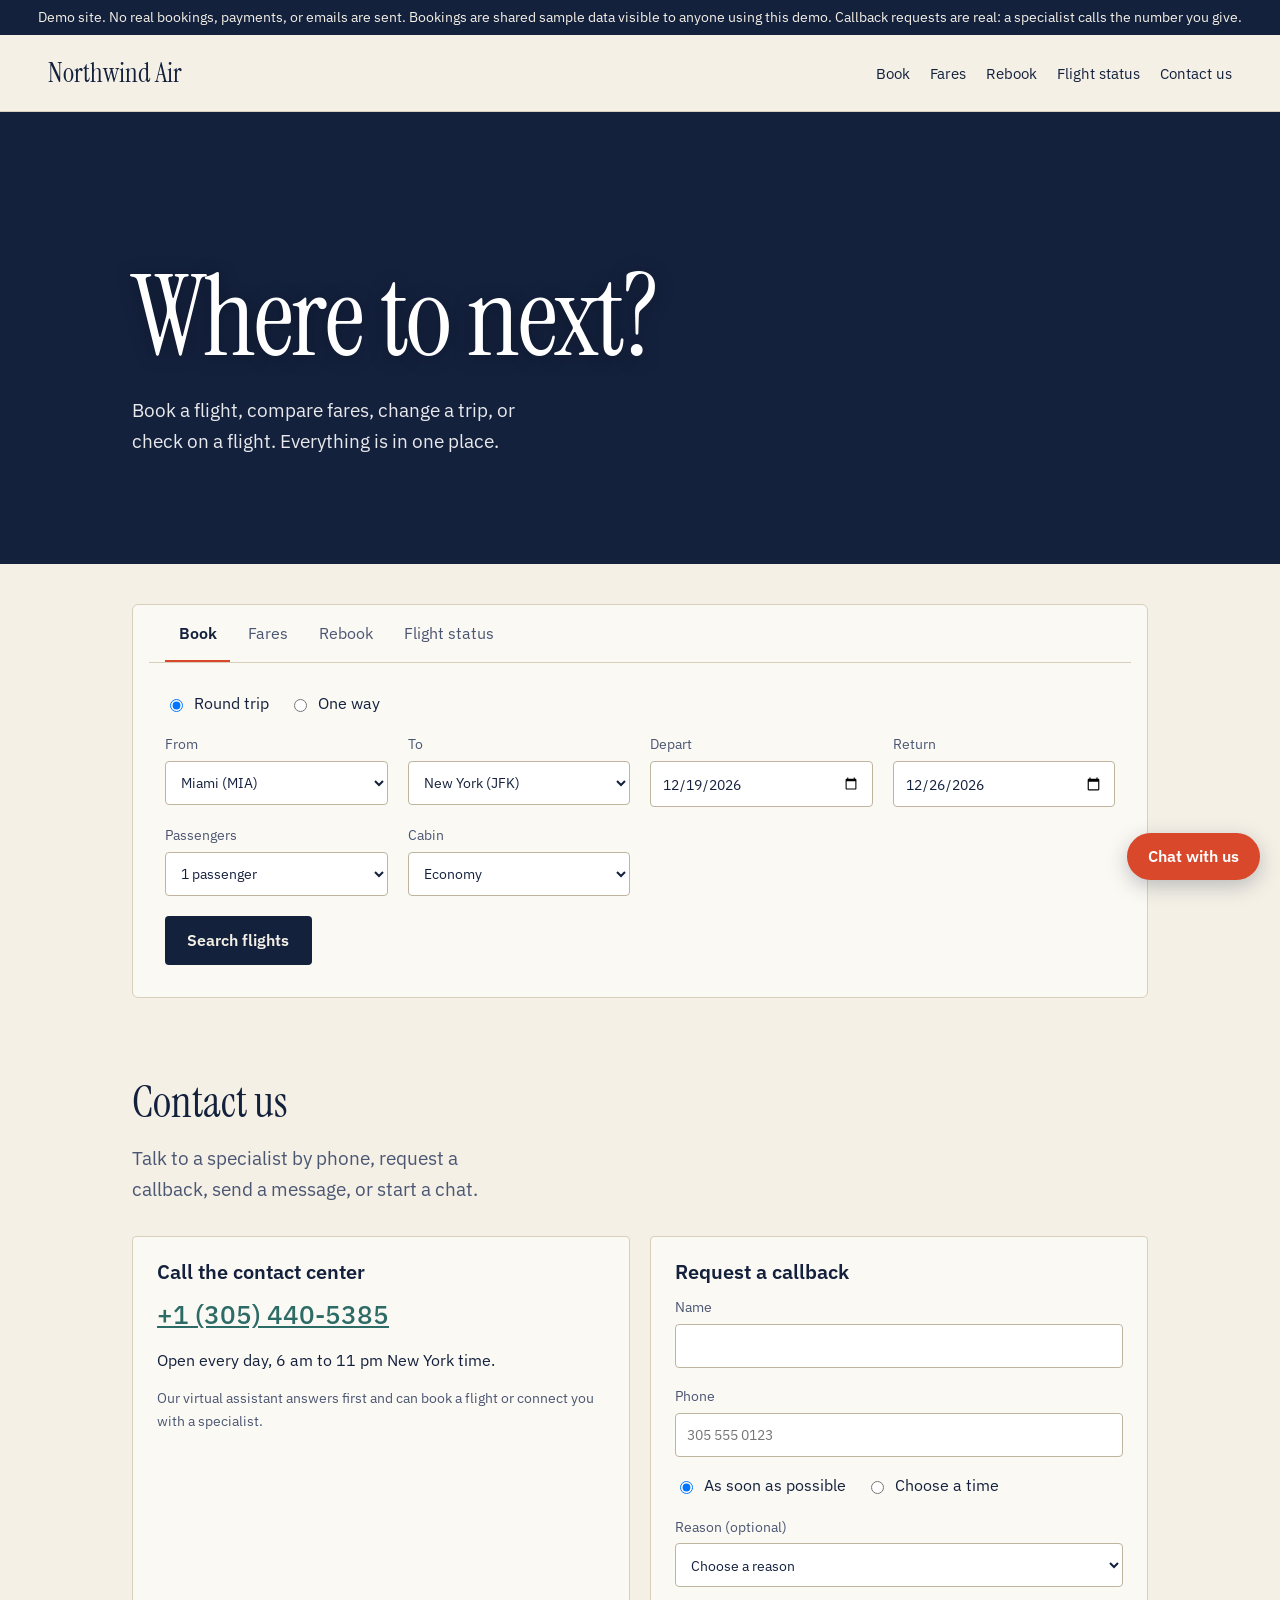
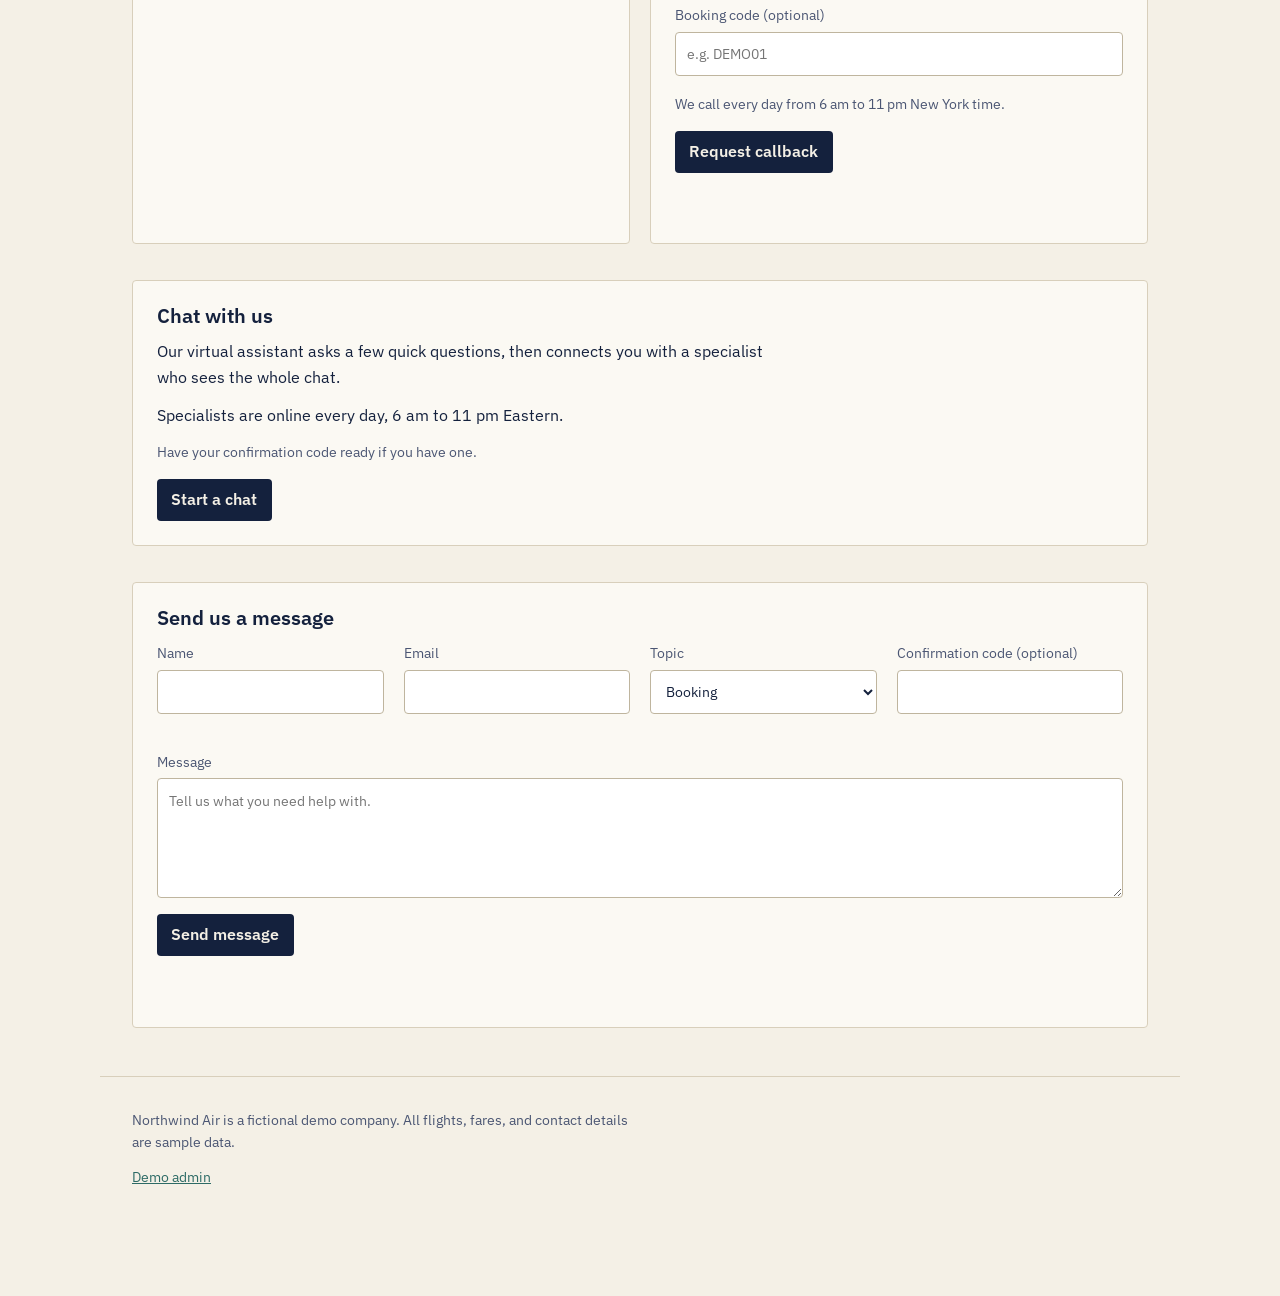
<file: index.html>
<!doctype html>
<html lang="en">
<head>
  <meta charset="utf-8">
  <meta name="viewport" content="width=device-width, initial-scale=1">
  <title>Northwind Air | Demo</title>
  <meta name="description" content="Northwind Air demo: book flights, compare fares, change a booking, check flight status, and contact our team.">
  <link rel="preconnect" href="https://fonts.googleapis.com">
  <link rel="preconnect" href="https://fonts.gstatic.com" crossorigin>
  <link href="https://fonts.googleapis.com/css2?family=Instrument+Serif&family=IBM+Plex+Sans:wght@400;500;600&family=IBM+Plex+Mono:wght@500&display=swap" rel="stylesheet">
  <link rel="stylesheet" href="styles.css">
</head>
<body>
  <a class="skip" href="#main">Skip to content</a>

  <div class="demo-bar">Demo site. No real bookings, payments, or emails are sent. Bookings are shared sample data visible to anyone using this demo. Callback requests are real: a specialist calls the number you give.</div>

  <header class="site-header">
    <a class="brand" href="#top">Northwind Air</a>
    <nav aria-label="Main">
      <a href="#tools" data-goto="book">Book</a>
      <a href="#tools" data-goto="fares">Fares</a>
      <a href="#tools" data-goto="rebook">Rebook</a>
      <a href="#tools" data-goto="status">Flight status</a>
      <a href="#help">Contact us</a>
    </nav>
  </header>

  <main id="main">
    <section class="hero hero--photo" id="top">
      <div class="hero-slides" aria-hidden="true">
        <span class="slide-airplane"></span>
        <span class="slide-cabin"></span>
        <span class="slide-desk"></span>
      </div>
      <h1>Where to next?</h1>
      <p class="lede">Book a flight, compare fares, change a trip, or check on a flight. Everything is in one place.</p>
    </section>

    <section class="tools" id="tools" aria-label="Travel tools">
      <div class="tabs" role="tablist" aria-label="Choose a task">
        <button type="button" role="tab" id="tab-book" aria-controls="panel-book" aria-selected="true" data-tab="book">Book</button>
        <button type="button" role="tab" id="tab-fares" aria-controls="panel-fares" aria-selected="false" tabindex="-1" data-tab="fares">Fares</button>
        <button type="button" role="tab" id="tab-rebook" aria-controls="panel-rebook" aria-selected="false" tabindex="-1" data-tab="rebook">Rebook</button>
        <button type="button" role="tab" id="tab-status" aria-controls="panel-status" aria-selected="false" tabindex="-1" data-tab="status">Flight status</button>
      </div>

      <!-- Book -->
      <form id="panel-book" class="panel" role="tabpanel" aria-labelledby="tab-book">
        <fieldset class="trip-type">
          <legend class="sr">Trip type</legend>
          <label><input type="radio" name="trip" value="round" checked> Round trip</label>
          <label><input type="radio" name="trip" value="oneway"> One way</label>
        </fieldset>
        <div class="grid">
          <label>From <select name="from" data-airports required></select></label>
          <label>To <select name="to" data-airports required></select></label>
          <label>Depart <input type="date" name="depart" required></label>
          <label>Return <input type="date" name="return"></label>
          <label>Passengers
            <select name="pax">
              <option value="1">1 passenger</option>
              <option value="2">2 passengers</option>
              <option value="3">3 passengers</option>
              <option value="4">4 passengers</option>
              <option value="5">5 passengers</option>
              <option value="6">6 passengers</option>
            </select>
          </label>
          <label>Cabin
            <select name="cabin">
              <option value="Economy">Economy</option>
              <option value="Premium">Premium Economy</option>
              <option value="Business">Business</option>
            </select>
          </label>
        </div>
        <div class="actions"><button class="primary" type="submit">Search flights</button></div>
      </form>

      <!-- Fares -->
      <form id="panel-fares" class="panel" role="tabpanel" aria-labelledby="tab-fares" hidden>
        <div class="grid">
          <label>From <select name="from" data-airports required></select></label>
          <label>To <select name="to" data-airports required></select></label>
          <label>Date <input type="date" name="date" required></label>
        </div>
        <div class="actions"><button class="primary" type="submit">Show fares</button></div>
      </form>

      <!-- Rebook -->
      <form id="panel-rebook" class="panel" role="tabpanel" aria-labelledby="tab-rebook" hidden>
        <div class="grid">
          <label>Confirmation code <input name="pnr" required maxlength="6" pattern="[A-Za-z0-9]{6}" autocomplete="off" placeholder="e.g. DEMO01"></label>
          <label>Last name <input name="last" required autocomplete="family-name" placeholder="e.g. Rivera"></label>
        </div>
        <div class="actions"><button class="primary" type="submit">Find booking</button></div>
        <p class="hint">Try the demo booking: code <strong>DEMO01</strong>, last name <strong>Rivera</strong>.</p>
      </form>

      <!-- Status -->
      <form id="panel-status" class="panel" role="tabpanel" aria-labelledby="tab-status" hidden>
        <div class="grid">
          <label>Flight number <input name="number" required placeholder="NW 123" autocomplete="off"></label>
          <label>Date <input type="date" name="date" required></label>
        </div>
        <div class="actions"><button class="primary" type="submit">Check status</button></div>
      </form>
    </section>

    <section id="results" class="results" aria-live="polite" aria-label="Results"></section>

    <section class="help" id="help" aria-labelledby="help-title">
      <h2 id="help-title">Contact us</h2>
      <p class="lede">Talk to a specialist by phone, request a callback, send a message, or start a chat.</p>

      <div class="help-grid">
        <article class="card">
          <h3>Call the contact center</h3>
          <p class="big"><a href="tel:+13054405385">+1 (305) 440-5385</a></p>
          <p>Open every day, 6 am to 11 pm New York time.</p>
          <p class="hint">Our virtual assistant answers first and can book a flight or connect you with a specialist.</p>
        </article>

        <article class="card">
          <h3>Request a callback</h3>
          <form id="callback-form" class="form-stack">
            <label>Name <input name="name" required autocomplete="name"></label>
            <label>Phone <input name="phone" type="tel" required autocomplete="tel" placeholder="305 555 0123"></label>
            <fieldset class="trip-type">
              <legend class="sr">When should we call?</legend>
              <label><input type="radio" name="when" value="asap" checked> As soon as possible</label>
              <label><input type="radio" name="when" value="later"> Choose a time</label>
            </fieldset>
            <div class="grid callback-time" hidden>
              <label>Day <select name="day"></select></label>
              <label>Time (New York) <select name="time"></select></label>
            </div>
            <label>Reason (optional)
              <select name="reason">
                <option value="">Choose a reason</option>
                <option value="new_booking">New booking</option>
                <option value="change_trip">Change a trip</option>
                <option value="flight_status">Flight status</option>
                <option value="other">Something else</option>
              </select>
            </label>
            <label>Booking code (optional) <input name="booking_code" maxlength="6" pattern="[A-Za-z0-9]{6}" autocomplete="off" placeholder="e.g. DEMO01"></label>
            <p class="hint">We call every day from 6 am to 11 pm New York time.</p>
            <div class="actions"><button class="primary small" type="submit">Request callback</button></div>
            <p id="callback-status" class="status" role="status"></p>
          </form>
        </article>

        <article class="card card-wide">
          <h3>Chat with us</h3>
          <p>Our virtual assistant asks a few quick questions, then connects you with a specialist who sees the whole chat.</p>
          <p>Specialists are online every day, 6 am to 11 pm Eastern.</p>
          <p class="hint">Have your confirmation code ready if you have one.</p>
          <div class="actions"><button class="primary small" type="button" data-chat-open>Start a chat</button></div>
        </article>

        <article class="card card-wide">
          <h3>Send us a message</h3>
          <form id="email-form" class="form-stack">
            <div class="grid">
              <label>Name <input name="name" required autocomplete="name"></label>
              <label>Email <input name="email" type="email" required autocomplete="email"></label>
              <label>Topic
                <select name="topic">
                  <option>Booking</option>
                  <option>Fares</option>
                  <option>Changing a booking</option>
                  <option>Flight status</option>
                  <option>Refund</option>
                  <option>Other</option>
                </select>
              </label>
              <label>Confirmation code (optional) <input name="pnr" maxlength="6" autocomplete="off"></label>
            </div>
            <label>Message <textarea name="message" required minlength="10" placeholder="Tell us what you need help with."></textarea></label>
            <div class="actions"><button class="primary small" type="submit">Send message</button></div>
            <p id="email-status" class="status" role="status"></p>
          </form>
        </article>
      </div>
    </section>
  </main>

  <footer class="site-footer">
    <p>Northwind Air is a fictional demo company. All flights, fares, and contact details are sample data.</p>
    <p><a href="admin.html">Demo admin</a></p>
  </footer>

  <button type="button" id="chat-toggle" class="chat-launch">Chat with us</button>


  <script src="data.js"></script>
  <script src="app.js"></script>
</body>
</html>
</file>
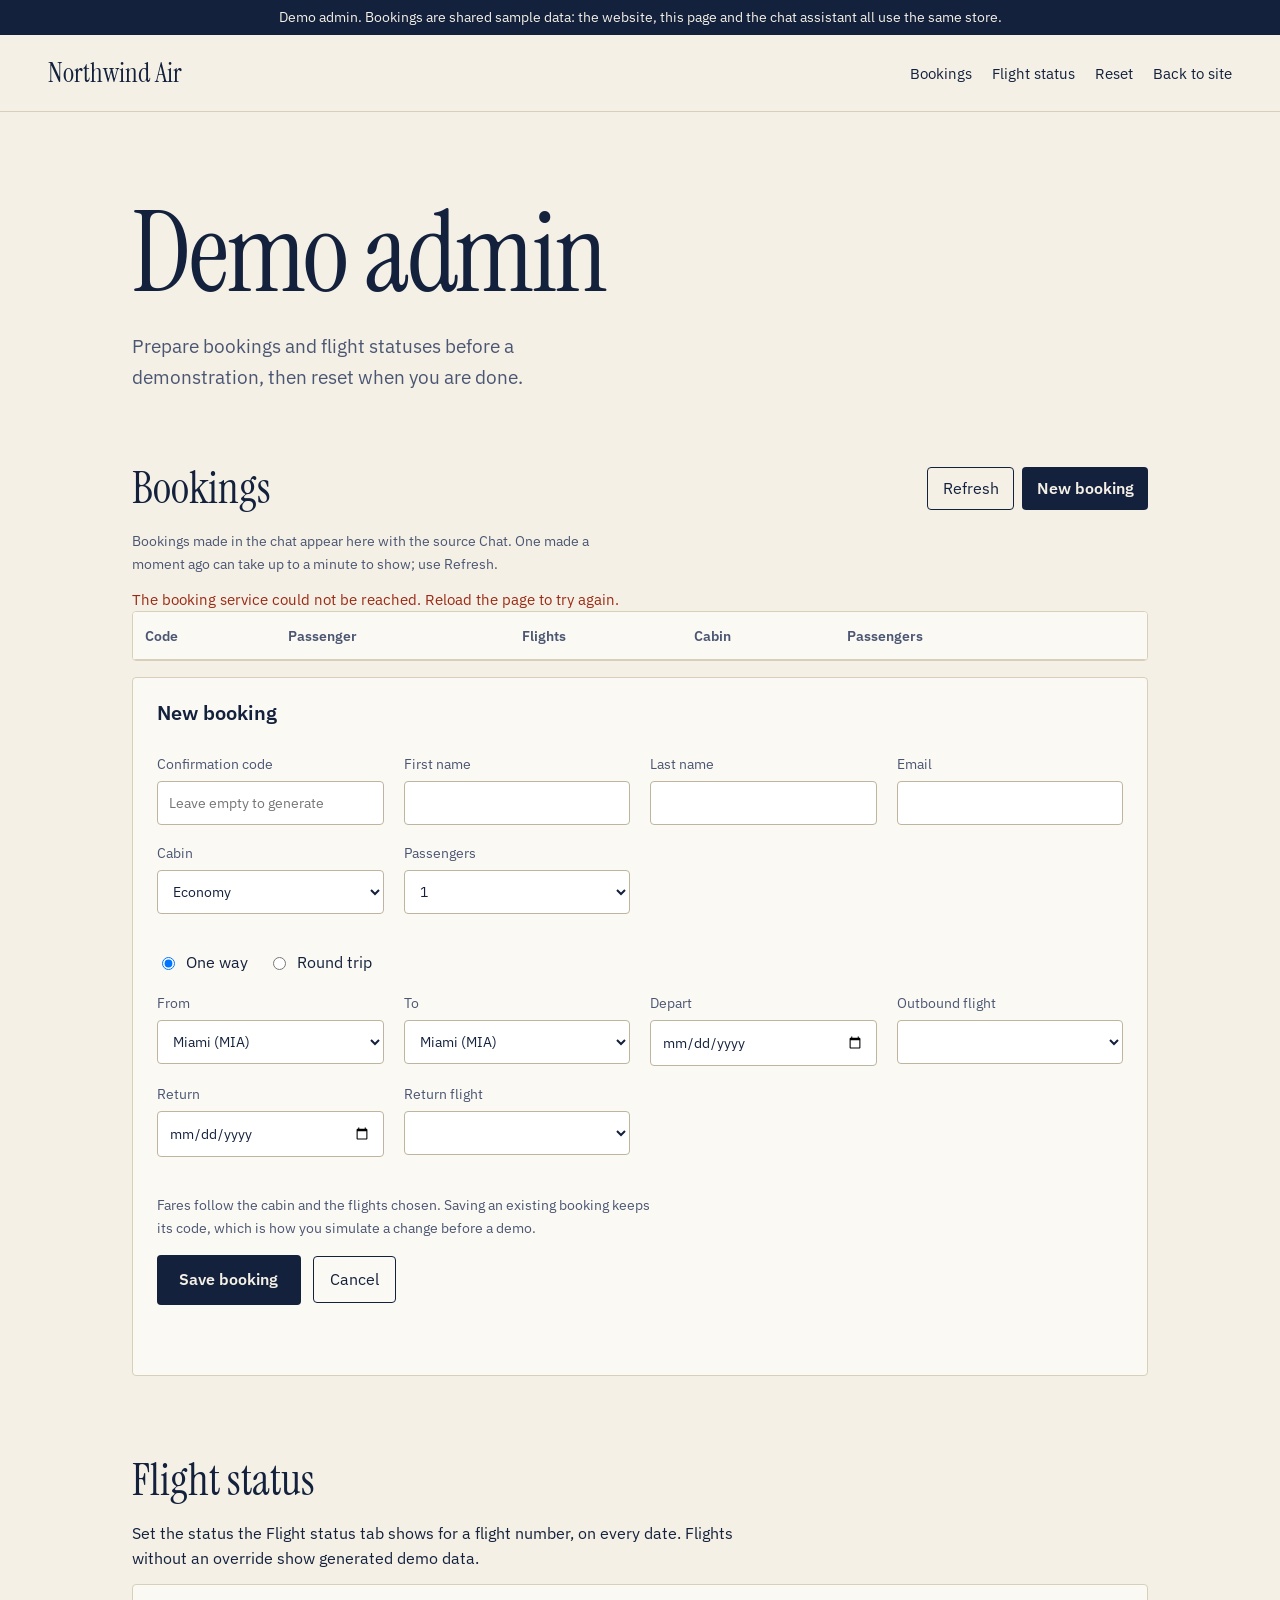
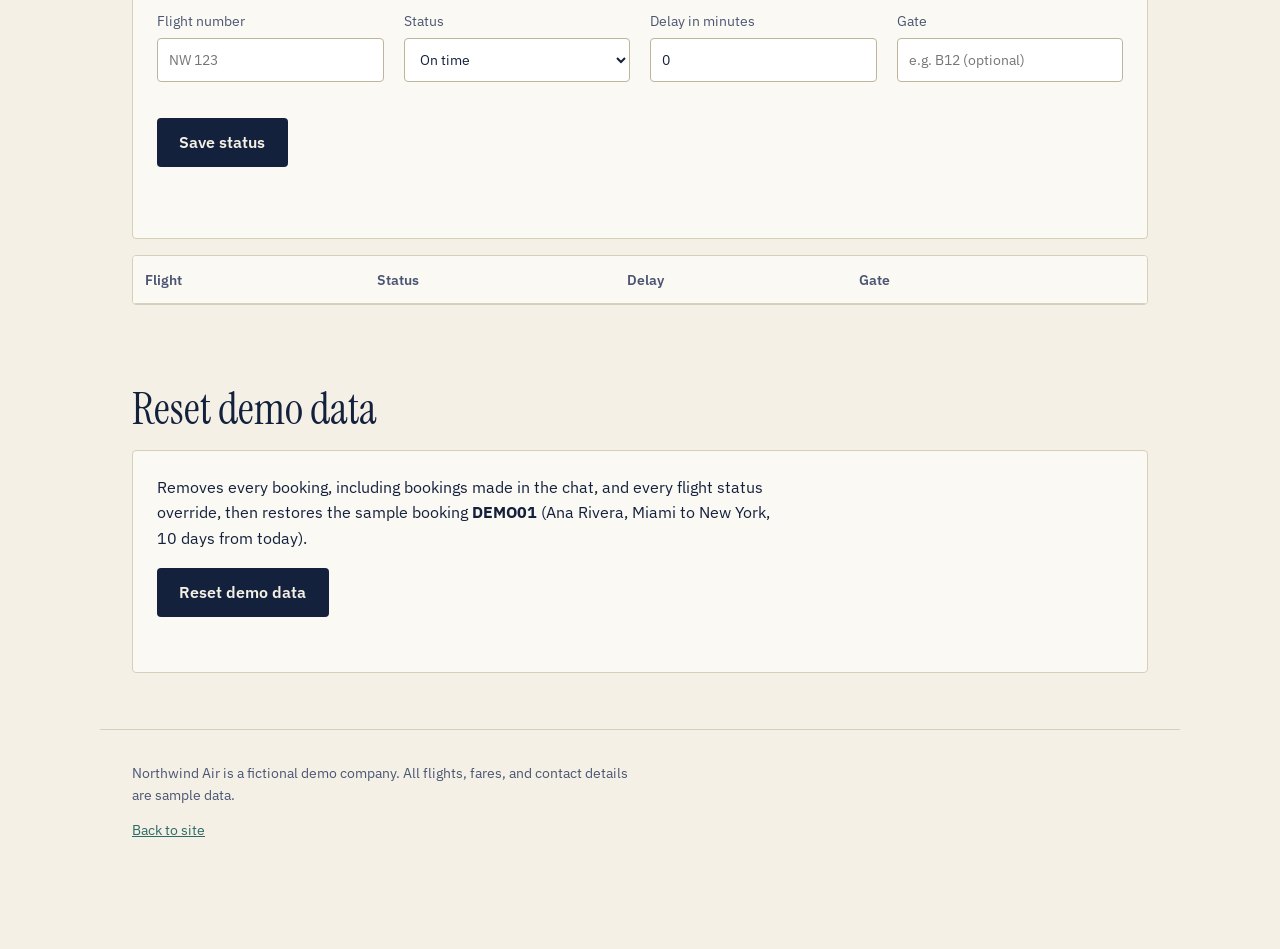
<file: admin.html>
<!doctype html>
<html lang="en">
<head>
  <meta charset="utf-8">
  <meta name="viewport" content="width=device-width, initial-scale=1">
  <title>Northwind Air | Demo admin</title>
  <meta name="robots" content="noindex">
  <link rel="preconnect" href="https://fonts.googleapis.com">
  <link rel="preconnect" href="https://fonts.gstatic.com" crossorigin>
  <link href="https://fonts.googleapis.com/css2?family=Instrument+Serif&family=IBM+Plex+Sans:wght@400;500;600&family=IBM+Plex+Mono:wght@500&display=swap" rel="stylesheet">
  <link rel="stylesheet" href="styles.css">
</head>
<body>
  <a class="skip" href="#main">Skip to content</a>

  <div class="demo-bar">Demo admin. Bookings are shared sample data: the website, this page and the chat assistant all use the same store.</div>

  <header class="site-header">
    <a class="brand" href="index.html">Northwind Air</a>
    <nav aria-label="Admin">
      <a href="#bookings">Bookings</a>
      <a href="#status">Flight status</a>
      <a href="#reset">Reset</a>
      <a href="index.html">Back to site</a>
    </nav>
  </header>

  <main id="main">
    <section class="hero">
      <h1>Demo admin</h1>
      <p class="lede">Prepare bookings and flight statuses before a demonstration, then reset when you are done.</p>
    </section>

    <!-- Bookings -->
    <section class="admin-section" id="bookings" aria-labelledby="bookings-title">
      <div class="section-head">
        <h2 id="bookings-title">Bookings</h2>
        <div class="row-actions">
          <button class="ghost small" type="button" id="refresh">Refresh</button>
          <button class="primary small" type="button" id="new-booking">New booking</button>
        </div>
      </div>
      <p class="hint">Bookings made in the chat appear here with the source Chat. One made a moment ago can take up to a minute to show; use Refresh.</p>
      <p id="bookings-status" class="status" role="status"></p>
      <div class="table-wrap card flush">
        <table>
          <thead>
            <tr>
              <th scope="col">Code</th>
              <th scope="col">Passenger</th>
              <th scope="col">Flights</th>
              <th scope="col">Cabin</th>
              <th scope="col">Passengers</th>
              <th scope="col"><span class="sr">Actions</span></th>
            </tr>
          </thead>
          <tbody id="booking-rows"></tbody>
        </table>
      </div>

      <form id="booking-form" class="card form-stack" hidden novalidate>
        <h3 id="booking-form-title">New booking</h3>
        <div class="grid">
          <label>Confirmation code <input name="pnr" maxlength="6" pattern="[A-Za-z0-9]{6}" autocomplete="off" placeholder="Leave empty to generate"></label>
          <label>First name <input name="first" required autocomplete="off"></label>
          <label>Last name <input name="last" required autocomplete="off"></label>
          <label>Email <input name="email" type="email" required autocomplete="off"></label>
          <label>Cabin
            <select name="cabin">
              <option value="Economy">Economy</option>
              <option value="Premium">Premium Economy</option>
              <option value="Business">Business</option>
            </select>
          </label>
          <label>Passengers
            <select name="pax">
              <option>1</option><option>2</option><option>3</option>
              <option>4</option><option>5</option><option>6</option>
            </select>
          </label>
        </div>
        <fieldset class="trip-type">
          <legend class="sr">Trip type</legend>
          <label><input type="radio" name="trip" value="oneway" checked> One way</label>
          <label><input type="radio" name="trip" value="round"> Round trip</label>
        </fieldset>
        <div class="grid">
          <label>From <select name="from" data-airports required></select></label>
          <label>To <select name="to" data-airports required></select></label>
          <label>Depart <input type="date" name="depart" required></label>
          <label>Outbound flight <select name="outFlight" required></select></label>
          <label>Return <input type="date" name="return"></label>
          <label>Return flight <select name="retFlight"></select></label>
        </div>
        <p class="hint">Fares follow the cabin and the flights chosen. Saving an existing booking keeps its code, which is how you simulate a change before a demo.</p>
        <div class="actions">
          <button class="primary" type="submit">Save booking</button>
          <button class="ghost" type="button" id="cancel-booking">Cancel</button>
        </div>
        <p id="booking-form-status" class="status" role="status"></p>
      </form>
    </section>

    <!-- Flight status overrides -->
    <section class="admin-section" id="status" aria-labelledby="status-title">
      <div class="section-head"><h2 id="status-title">Flight status</h2></div>
      <p>Set the status the Flight status tab shows for a flight number, on every date. Flights without an override show generated demo data.</p>
      <form id="status-form" class="card form-stack" novalidate>
        <div class="grid">
          <label>Flight number <input name="number" required placeholder="NW 123" autocomplete="off" list="booked-flights"></label>
          <label>Status <select name="status" id="status-select"></select></label>
          <label>Delay in minutes <input name="delay" type="number" min="0" max="1440" step="5" value="0"></label>
          <label>Gate <input name="gate" maxlength="4" placeholder="e.g. B12 (optional)" autocomplete="off"></label>
        </div>
        <datalist id="booked-flights"></datalist>
        <div class="actions"><button class="primary" type="submit">Save status</button></div>
        <p id="status-form-status" class="status" role="status"></p>
      </form>
      <div class="table-wrap card flush">
        <table>
          <thead>
            <tr>
              <th scope="col">Flight</th>
              <th scope="col">Status</th>
              <th scope="col">Delay</th>
              <th scope="col">Gate</th>
              <th scope="col"><span class="sr">Actions</span></th>
            </tr>
          </thead>
          <tbody id="status-rows"></tbody>
        </table>
      </div>
    </section>

    <!-- Reset -->
    <section class="admin-section" id="reset" aria-labelledby="reset-title">
      <div class="section-head"><h2 id="reset-title">Reset demo data</h2></div>
      <div class="card">
        <p>Removes every booking, including bookings made in the chat, and every flight status override, then restores the sample booking <strong>DEMO01</strong> (Ana Rivera, Miami to New York, 10 days from today).</p>
        <div class="actions"><button class="primary" type="button" id="reset-data">Reset demo data</button></div>
        <p id="reset-status" class="status" role="status"></p>
      </div>
    </section>
  </main>

  <footer class="site-footer">
    <p>Northwind Air is a fictional demo company. All flights, fares, and contact details are sample data.</p>
    <p><a href="index.html">Back to site</a></p>
  </footer>

  <script src="data.js"></script>
  <script src="admin.js"></script>
</body>
</html>
</file>
<file: styles.css>
:root {
  --paper: #f4f0e6;
  --card: #fbf9f3;
  --ink: #14213d;
  --ink-2: #4b5673;
  --signal: #d9482b;
  --sea: #2d6b66;
  --rule: #d8cfbb;
  --field: #ffffff;
  --error: #9b2a14;
}

*, *::before, *::after { box-sizing: border-box; }

html { scroll-behavior: smooth; scroll-padding-top: 90px; }

body {
  margin: 0;
  background: var(--paper);
  color: var(--ink);
  font: 400 1rem/1.6 "IBM Plex Sans", system-ui, sans-serif;
}

h1, h2, h3 { margin: 0; line-height: 1.1; }
h1, h2 { font-family: "Instrument Serif", Georgia, serif; font-weight: 400; }
h1 { font-size: clamp(3.2rem, 9vw, 7rem); letter-spacing: -0.02em; }
h2 { font-size: clamp(2rem, 4vw, 2.75rem); }
h3 { font-size: 1.25rem; font-weight: 600; margin-bottom: 0.75rem; }

p { margin: 0 0 0.75rem; max-width: 62ch; }

a { color: var(--sea); }

:focus-visible { outline: 3px solid var(--sea); outline-offset: 2px; }

.sr {
  position: absolute; width: 1px; height: 1px; overflow: hidden;
  clip: rect(0 0 0 0); white-space: nowrap;
}

.skip { position: absolute; left: -999px; top: 0; }
.skip:focus { left: 1rem; top: 1rem; background: #fff; padding: 0.5rem 0.75rem; z-index: 20; }

/* Header */
.demo-bar {
  background: var(--ink);
  color: var(--paper);
  text-align: center;
  font-size: 0.875rem;
  padding: 0.4rem 1rem;
}

.site-header {
  position: sticky; top: 0; z-index: 5;
  display: flex; flex-wrap: wrap; gap: 0.5rem 2rem;
  align-items: center; justify-content: space-between;
  padding: 1rem clamp(1rem, 4vw, 3rem);
  background: var(--paper);
  border-bottom: 1px solid var(--rule);
}

.brand {
  font-family: "Instrument Serif", Georgia, serif;
  font-size: 1.7rem;
  color: var(--ink);
  text-decoration: none;
}

nav { display: flex; flex-wrap: wrap; gap: 0.25rem 1.25rem; }
nav a { color: var(--ink); text-decoration: none; font-size: 0.95rem; padding: 0.25rem 0; }
nav a:hover { text-decoration: underline; text-underline-offset: 4px; }

main {
  max-width: 1080px;
  margin: 0 auto;
  padding: 0 clamp(1rem, 4vw, 2rem);
}

/* Hero */
.hero { padding: clamp(2.5rem, 7vw, 5rem) 0 2.25rem; }
.lede { font-size: 1.2rem; color: var(--ink-2); max-width: 36ch; margin-top: 1rem; }

/* Full-bleed photo hero (home page); text stays aligned with the main column */
body { overflow-x: clip; }
.hero--photo {
  position: relative;
  isolation: isolate;
  margin: 0 calc(50% - 50vw) 2.5rem;
  padding: clamp(4.5rem, 13vw, 9rem) calc(max(0px, 50vw - 540px) + clamp(1rem, 4vw, 2rem)) clamp(3.5rem, 9vw, 6rem);
  color: #fff;
  background: var(--ink);
}
.hero--photo::before {
  content: "";
  position: absolute; inset: 0; z-index: -1;
  background: linear-gradient(100deg, rgba(20, 33, 61, 0.88) 0%, rgba(20, 33, 61, 0.6) 45%, rgba(20, 33, 61, 0.25) 100%);
}
.hero--photo h1 { text-shadow: 0 2px 18px rgba(0, 0, 0, 0.35); }
.hero--photo .lede { color: rgba(255, 255, 255, 0.9); }

.hero-slides { position: absolute; inset: 0; z-index: -2; overflow: hidden; }
.hero-slides span {
  position: absolute; inset: 0;
  background: center / cover no-repeat;
  opacity: 0;
  animation: hero-fade 18s infinite;
}
.hero-slides .slide-airplane { background-image: url("images/hero-airplane.jpg"); background-size: max(150%, 1100px) auto; background-position: 0% 55%; filter: brightness(1.3) saturate(1.1); animation-delay: -1.5s; }
.hero-slides .slide-cabin { background-image: url("images/hero-cabin.jpg"); background-position: 50% 45%; animation-delay: 4.5s; }
.hero-slides .slide-desk { background-image: url("images/hero-desk.jpg"); background-position: 55% 60%; animation-delay: 10.5s; }

@keyframes hero-fade {
  0% { opacity: 0; transform: scale(1.04); }
  6% { opacity: 1; }
  33% { opacity: 1; }
  40% { opacity: 0; transform: scale(1); }
  100% { opacity: 0; }
}

@media (prefers-reduced-motion: reduce) {
  .hero-slides span { animation: none; }
  .hero-slides .slide-airplane { opacity: 1; }
}

/* Tools card */
.tools {
  background: var(--card);
  border: 1px solid var(--rule);
  border-radius: 6px;
  padding: 0 clamp(1rem, 3vw, 2rem) 2rem;
}

.tabs {
  display: flex; gap: 0.25rem;
  margin: 0 -1rem 1.75rem;
  padding: 0 1rem;
  border-bottom: 1px solid var(--rule);
  overflow-x: auto;
}

.tabs button {
  background: none; border: 0;
  border-bottom: 3px solid transparent;
  margin-bottom: -1px;
  padding: 1rem 0.85rem 0.8rem;
  font: inherit;
  color: var(--ink-2);
  cursor: pointer;
  white-space: nowrap;
}

.tabs button[aria-selected="true"] {
  color: var(--ink);
  border-bottom-color: var(--signal);
  font-weight: 600;
}

.panel[hidden] { display: none; }

.grid {
  display: grid;
  grid-template-columns: repeat(auto-fit, minmax(180px, 1fr));
  gap: 1rem 1.25rem;
  margin-bottom: 1.25rem;
}

label {
  display: flex; flex-direction: column; gap: 0.35rem;
  font-size: 0.9rem; color: var(--ink-2);
}

input, select, textarea {
  font: inherit;
  color: var(--ink);
  background: var(--field);
  border: 1px solid #bfb59e;
  border-radius: 4px;
  padding: 0.6rem 0.7rem;
  min-height: 44px;
  width: 100%;
}

input:disabled { opacity: 0.45; }

textarea { min-height: 120px; resize: vertical; }

fieldset { border: 0; padding: 0; margin: 0 0 1rem; }

.trip-type { display: flex; flex-wrap: wrap; gap: 1.25rem; }
.trip-type label {
  flex-direction: row; align-items: center; gap: 0.5rem;
  color: var(--ink); font-size: 1rem;
}
.trip-type input { width: auto; min-height: auto; }

.actions { display: flex; flex-wrap: wrap; gap: 0.75rem; align-items: center; margin-top: 1rem; }

button.primary, button.ghost, .chip {
  font: inherit;
  cursor: pointer;
  min-height: 44px;
  border-radius: 4px;
}

button.primary {
  background: var(--ink);
  color: var(--paper);
  border: 0;
  padding: 0.75rem 1.4rem;
  font-weight: 600;
}
button.primary:hover { background: #22345a; }

button.ghost {
  background: none;
  color: var(--ink);
  border: 1px solid var(--ink);
  padding: 0.6rem 1rem;
}
button.ghost:hover { background: var(--ink); color: var(--paper); }

button.small { min-height: 38px; padding: 0.5rem 0.9rem; }

.hint { font-size: 0.9rem; color: var(--ink-2); margin-top: 0.75rem; }

/* Results */
.results { margin-top: 2.5rem; }
.results:empty { display: none; }
.results-head { margin-bottom: 1.25rem; }
.results-head p { color: var(--ink-2); margin: 0.5rem 0 0; }

/* Flight rows, styled like the two halves of a boarding pass */
.flight {
  display: grid;
  grid-template-columns: auto 1fr auto auto;
  gap: 1.25rem;
  align-items: center;
  background: var(--card);
  border: 1px solid var(--rule);
  border-radius: 4px;
  padding: 1rem 1.25rem;
  margin-bottom: 0.75rem;
}

.flight .stub {
  border-left: 2px dashed var(--rule);
  padding-left: 1.25rem;
  display: grid; gap: 0.5rem; justify-items: start;
}

.time {
  display: block;
  font-family: "IBM Plex Mono", ui-monospace, monospace;
  font-size: 1.4rem;
  font-weight: 500;
}

.code { display: block; font-size: 0.85rem; color: var(--ink-2); }

.route {
  display: grid; gap: 0.1rem; text-align: center;
  font-size: 0.85rem; color: var(--ink-2);
}

.flight strong { font-size: 1.3rem; font-weight: 600; color: var(--ink); }

.card {
  background: var(--card);
  border: 1px solid var(--rule);
  border-radius: 4px;
  padding: 1.5rem;
  margin-bottom: 1rem;
}

.form-stack { display: grid; gap: 1rem; }
.form-stack .actions { margin-top: 0; }
.form-stack fieldset { margin: 0; }
.form-stack .hint { margin: 0; }
.callback-time { margin-bottom: 0; }
.callback-time[hidden] { display: none; }

.total { font-size: 1.1rem; margin-top: 0.75rem; }

.pnr {
  font-family: "IBM Plex Mono", ui-monospace, monospace;
  letter-spacing: 0.08em;
  font-size: 1.1rem;
}

.status { font-size: 0.95rem; min-height: 1.5em; margin: 0.5rem 0 0; }
.status.error { color: var(--error); }
.status.ok { color: var(--sea); }

.facts { display: grid; grid-template-columns: max-content 1fr; gap: 0.5rem 1.5rem; margin: 0; }
.facts dt { color: var(--ink-2); }
.facts dd { margin: 0; font-weight: 600; }

/* Fares table */
.table-wrap { overflow-x: auto; }
table { width: 100%; border-collapse: collapse; background: var(--card); }
th, td { text-align: left; padding: 0.75rem; border-bottom: 1px solid var(--rule); white-space: nowrap; }
thead th { font-size: 0.9rem; color: var(--ink-2); font-weight: 600; }
tbody th { font-weight: 500; }

/* Help */
.help { padding: 5rem 0 2rem; }
.help-grid {
  display: grid;
  grid-template-columns: 1fr 1fr;
  gap: 1.25rem;
  margin-top: 2rem;
}
.card-wide { grid-column: 1 / -1; }
.big { font-size: 1.6rem; font-weight: 500; }

/* Chat */
.chat-launch {
  position: fixed; right: 1.25rem; bottom: 1.25rem; z-index: 10;
  background: var(--signal);
  color: #fff;
  border: 0;
  border-radius: 999px;
  padding: 0.85rem 1.3rem;
  font: 600 1rem "IBM Plex Sans", system-ui, sans-serif;
  cursor: pointer;
  box-shadow: 0 6px 20px rgba(20, 33, 61, 0.25);
}

.chat-panel {
  position: fixed; right: 1.25rem; bottom: 5rem; z-index: 10;
  width: min(360px, calc(100vw - 2.5rem));
  height: min(540px, 70vh);
  display: flex; flex-direction: column;
  background: var(--card);
  border: 1px solid var(--rule);
  border-radius: 6px;
  box-shadow: 0 12px 40px rgba(20, 33, 61, 0.2);
}
.chat-panel[hidden] { display: none; }

.chat-head {
  display: flex; justify-content: space-between; align-items: center;
  padding: 0.9rem 1rem;
  border-bottom: 1px solid var(--rule);
}

.chat-log {
  flex: 1; overflow-y: auto;
  display: flex; flex-direction: column; gap: 0.6rem;
  padding: 1rem;
}

.msg {
  max-width: 85%;
  padding: 0.6rem 0.85rem;
  border-radius: 12px;
  font-size: 0.95rem;
  margin: 0;
}
.msg.bot { background: var(--field); border: 1px solid var(--rule); align-self: flex-start; }
.msg.user { background: var(--ink); color: var(--paper); align-self: flex-end; }
.msg.typing { opacity: 0.6; font-style: italic; }

.chat-chips { display: flex; flex-wrap: wrap; gap: 0.4rem; padding: 0 1rem 0.75rem; }
.chip {
  background: none;
  color: var(--ink);
  border: 1px solid var(--ink);
  border-radius: 999px;
  padding: 0.35rem 0.8rem;
  font-size: 0.85rem;
  min-height: 36px;
}
.chip:hover { background: var(--ink); color: var(--paper); }

.chat-form {
  display: flex; gap: 0.5rem;
  padding: 0.75rem;
  border-top: 1px solid var(--rule);
}
.chat-form input { flex: 1; min-height: 42px; }

.site-footer {
  max-width: 1080px;
  margin: 0 auto;
  padding: 2rem clamp(1rem, 4vw, 2rem) 6rem;
  font-size: 0.875rem;
  color: var(--ink-2);
  border-top: 1px solid var(--rule);
}

/* Demo admin */
.admin-section { padding: 1.5rem 0 2.5rem; }
.section-head {
  display: flex; flex-wrap: wrap; gap: 1rem;
  align-items: center; justify-content: space-between;
  margin-bottom: 1rem;
}
.card.flush { padding: 0; }
.card.flush td, .card.flush th { vertical-align: top; }
.row-actions { display: flex; gap: 0.5rem; justify-content: flex-end; }
td.legs { white-space: normal; min-width: 260px; }
td.legs span { display: block; }

/* Responsive */
@media (max-width: 760px) {
  .help-grid { grid-template-columns: 1fr; }
  .flight { grid-template-columns: 1fr 1fr; }
  .flight .route { grid-column: 1 / -1; text-align: left; grid-auto-flow: column; justify-content: start; gap: 1rem; }
  .flight .stub { grid-column: 1 / -1; border-left: 0; border-top: 2px dashed var(--rule); padding: 0.75rem 0 0; }
}

@media (prefers-reduced-motion: reduce) {
  html { scroll-behavior: auto; }
}
</file>
